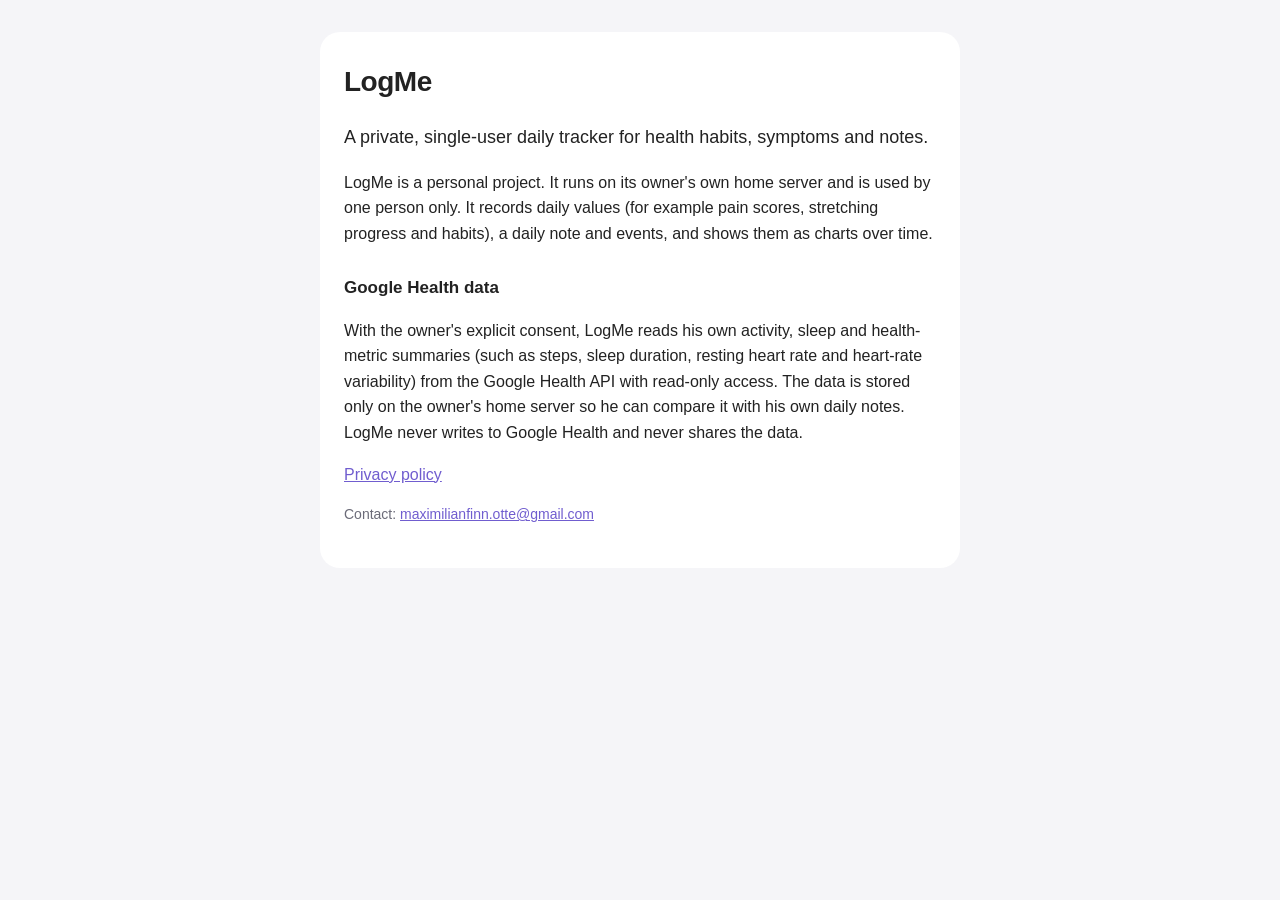
<file: index.html>
<!doctype html>
<html lang="en">
<head>
<meta charset="utf-8">
<meta name="viewport" content="width=device-width, initial-scale=1">
<title>LogMe</title>
<link rel="stylesheet" href="style.css">
</head>
<body>
<main>
  <h1>LogMe</h1>
  <p class="lead">A private, single-user daily tracker for health habits, symptoms and notes.</p>

  <p>LogMe is a personal project. It runs on its owner's own home server and is used by one person only.
  It records daily values (for example pain scores, stretching progress and habits), a daily note and events,
  and shows them as charts over time.</p>

  <h2>Google Health data</h2>
  <p>With the owner's explicit consent, LogMe reads his own activity, sleep and health-metric summaries
  (such as steps, sleep duration, resting heart rate and heart-rate variability) from the Google Health API
  with read-only access. The data is stored only on the owner's home server so he can compare it with his
  own daily notes. LogMe never writes to Google Health and never shares the data.</p>

  <p><a href="privacy.html">Privacy policy</a></p>
  <p class="muted">Contact: <a href="mailto:maximilianfinn.otte@gmail.com">maximilianfinn.otte@gmail.com</a></p>
</main>
</body>
</html>
</file>
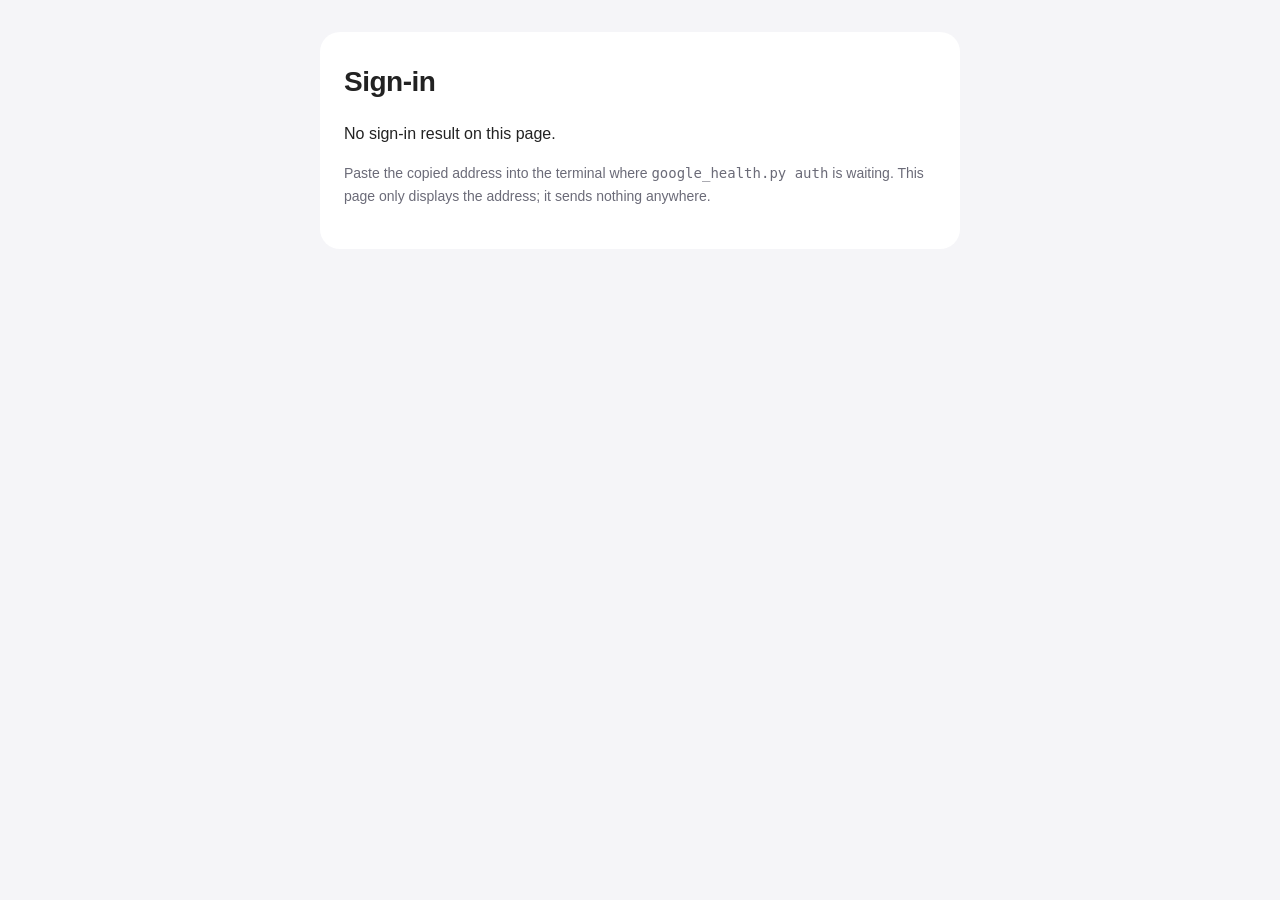
<file: oauth.html>
<!doctype html>
<html lang="en">
<head>
<meta charset="utf-8">
<meta name="viewport" content="width=device-width, initial-scale=1">
<meta name="referrer" content="no-referrer">
<title>LogMe – Sign-in</title>
<link rel="stylesheet" href="style.css">
</head>
<body>
<main>
  <h1>Sign-in</h1>
  <p id="msg">Reading the sign-in result…</p>
  <p><button id="copy" hidden>Copy address</button></p>
  <p class="muted">Paste the copied address into the terminal where <code>google_health.py auth</code> is waiting.
  This page only displays the address; it sends nothing anywhere.</p>
</main>
<script>
  const q = new URLSearchParams(location.search);
  const msg = document.getElementById('msg');
  const btn = document.getElementById('copy');
  if (q.get('code')) {
    msg.textContent = 'Access granted. Copy this page\'s address and paste it into the terminal.';
    btn.hidden = false;
    btn.onclick = async () => {
      try { await navigator.clipboard.writeText(location.href); btn.textContent = 'Copied'; }
      catch { btn.textContent = 'Copy failed – copy the address bar manually'; }
    };
  } else if (q.get('error')) {
    msg.textContent = 'Sign-in was not completed: ' + q.get('error');
  } else {
    msg.textContent = 'No sign-in result on this page.';
  }
</script>
</body>
</html>
</file>
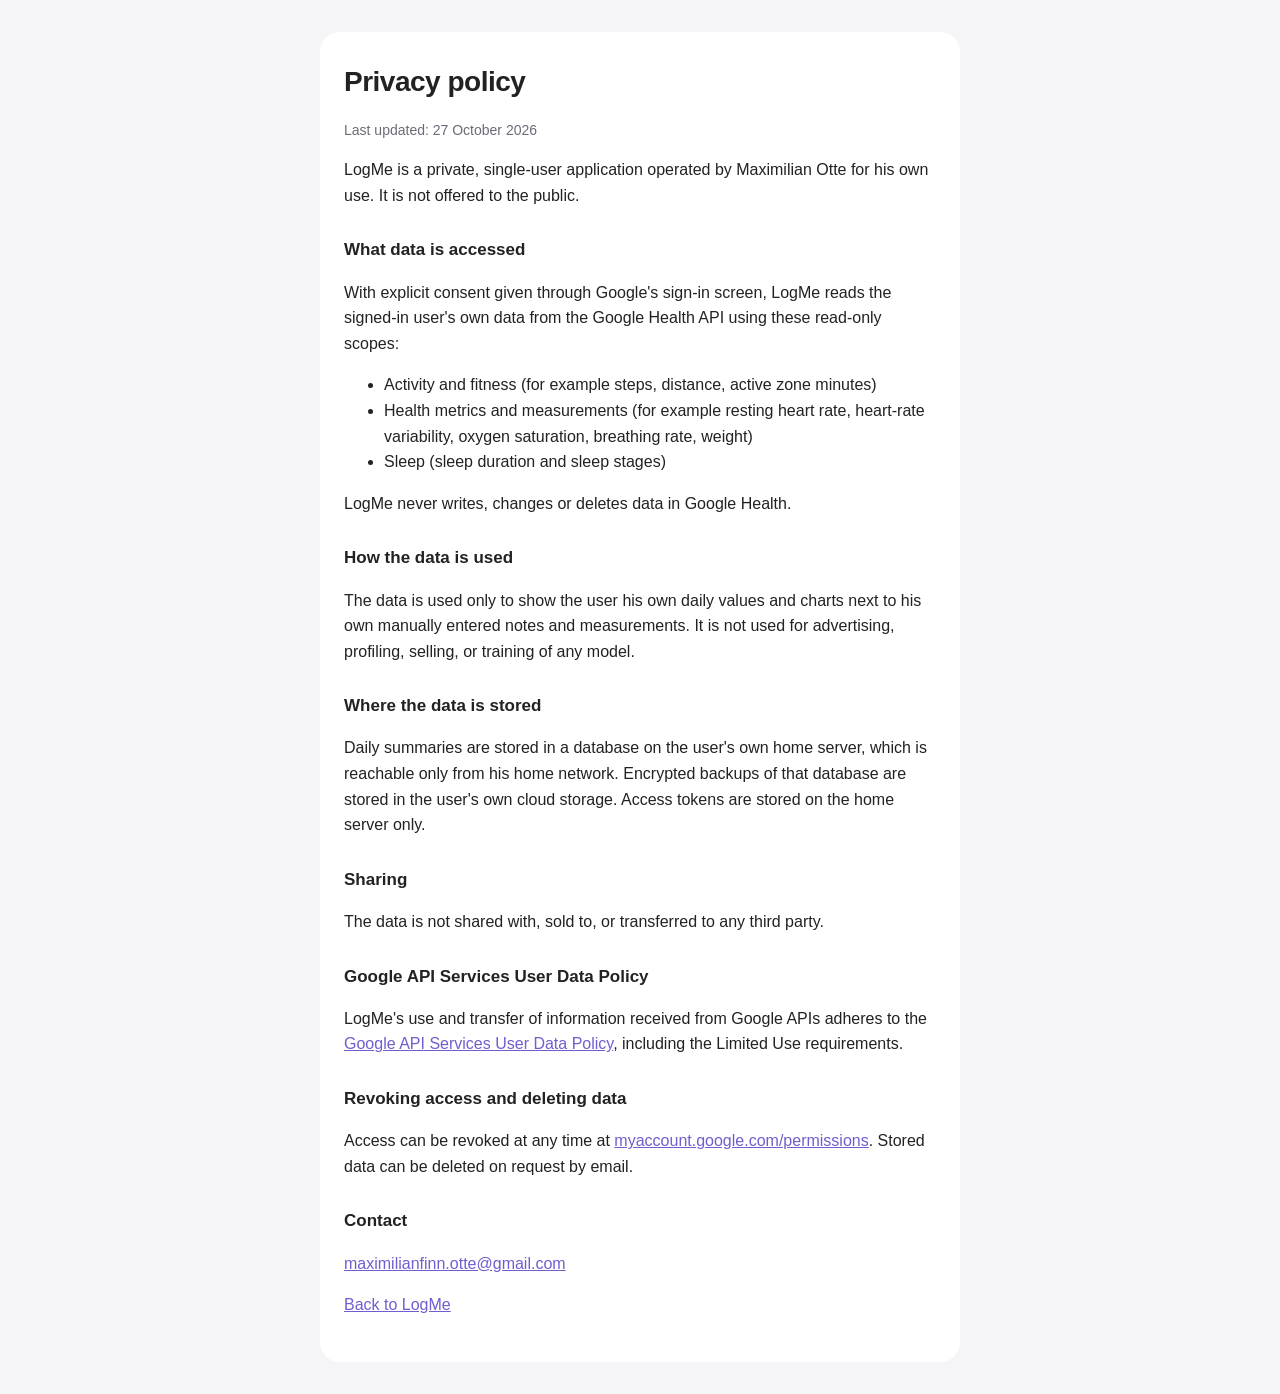
<file: privacy.html>
<!doctype html>
<html lang="en">
<head>
<meta charset="utf-8">
<meta name="viewport" content="width=device-width, initial-scale=1">
<title>LogMe – Privacy policy</title>
<link rel="stylesheet" href="style.css">
</head>
<body>
<main>
  <h1>Privacy policy</h1>
  <p class="muted">Last updated: 27 October 2026</p>

  <p>LogMe is a private, single-user application operated by Maximilian Otte for his own use.
  It is not offered to the public.</p>

  <h2>What data is accessed</h2>
  <p>With explicit consent given through Google's sign-in screen, LogMe reads the signed-in user's own data
  from the Google Health API using these read-only scopes:</p>
  <ul>
    <li>Activity and fitness (for example steps, distance, active zone minutes)</li>
    <li>Health metrics and measurements (for example resting heart rate, heart-rate variability, oxygen saturation, breathing rate, weight)</li>
    <li>Sleep (sleep duration and sleep stages)</li>
  </ul>
  <p>LogMe never writes, changes or deletes data in Google Health.</p>

  <h2>How the data is used</h2>
  <p>The data is used only to show the user his own daily values and charts next to his own manually entered notes
  and measurements. It is not used for advertising, profiling, selling, or training of any model.</p>

  <h2>Where the data is stored</h2>
  <p>Daily summaries are stored in a database on the user's own home server, which is reachable only from his home network.
  Encrypted backups of that database are stored in the user's own cloud storage. Access tokens are stored on the home server only.</p>

  <h2>Sharing</h2>
  <p>The data is not shared with, sold to, or transferred to any third party.</p>

  <h2>Google API Services User Data Policy</h2>
  <p>LogMe's use and transfer of information received from Google APIs adheres to the
  <a href="https://developers.google.com/terms/api-services-user-data-policy">Google API Services User Data Policy</a>,
  including the Limited Use requirements.</p>

  <h2>Revoking access and deleting data</h2>
  <p>Access can be revoked at any time at
  <a href="https://myaccount.google.com/permissions">myaccount.google.com/permissions</a>.
  Stored data can be deleted on request by email.</p>

  <h2>Contact</h2>
  <p><a href="mailto:maximilianfinn.otte@gmail.com">maximilianfinn.otte@gmail.com</a></p>

  <p><a href="index.html">Back to LogMe</a></p>
</main>
</body>
</html>
</file>
<file: style.css>
:root { --bg: #f5f5f8; --card: #fff; --text: #222; --muted: #6b6b78; --accent: #705dcf; }
@media (prefers-color-scheme: dark) {
  :root { --bg: #1e1e1e; --card: #262626; --text: #dadada; --muted: #9e9ea8; --accent: #7f6df2; }
}
* { box-sizing: border-box; }
body { margin: 0; background: var(--bg); color: var(--text);
  font: 16px/1.6 -apple-system, BlinkMacSystemFont, "Segoe UI", Roboto, sans-serif; }
main { max-width: 640px; margin: 32px auto; padding: 28px 24px; background: var(--card); border-radius: 20px; }
@media (max-width: 680px) { main { margin: 16px; } }
h1 { margin: 0 0 8px; font-size: 28px; letter-spacing: -0.5px; }
h2 { margin: 28px 0 6px; font-size: 17px; }
.lead { font-size: 18px; }
.muted { color: var(--muted); font-size: 14px; }
a { color: var(--accent); }
button { font: inherit; font-weight: 600; color: #fff; background: var(--accent); border: 0;
  border-radius: 999px; padding: 10px 20px; cursor: pointer; }
code { font-size: 14px; }
</file>
